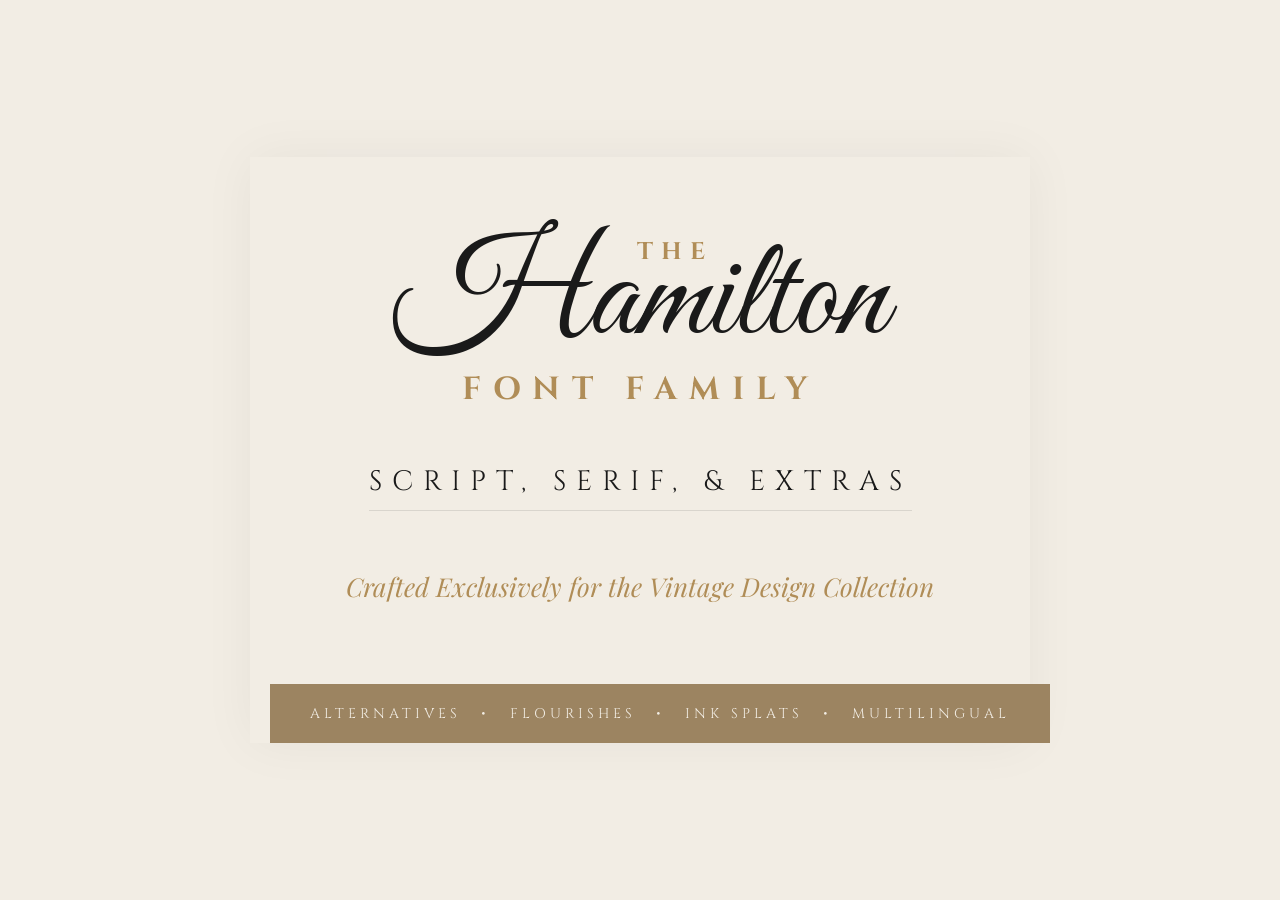
<file: 17-CssIntroBoxModelTextFontIcons/index.html>
<!DOCTYPE html>
<html lang="tr">
<head>
    <meta charset="UTF-8">
    <meta name="viewport" content="width=device-width, initial-scale=1.0">
    <title>The Hamilton</title>
    <link rel="stylesheet" href="style.css">
    <link href="https://fonts.googleapis.com/css2?family=Playfair+Display:ital,wght@0,400;0,700;1,400&family=Great+Vibes&family=Cinzel:wght@400;700&display=swap" rel="stylesheet">
</head>
<body>

    <div class="container">
        <div class="main-content">
            <h2 class="the-text">THE</h2>
            <h1 class="hamilton-text">Hamilton</h1>
            <h3 class="font-family-text">FONT FAMILY</h3>
            <p class="script-serif-text">SCRIPT, SERIF, & EXTRAS</p>
            <p class="crafted-text">Crafted Exclusively for the Vintage Design Collection</p>
        </div>
        
        <div class="footer-bar">
            <span>ALTERNATIVES</span>
            <span class="dot">•</span>
            <span>FLOURISHES</span>
            <span class="dot">•</span>
            <span>INK SPLATS</span>
            <span class="dot">•</span>
            <span>MULTILINGUAL</span>
        </div>
    </div>

</body>
</html>
</file>
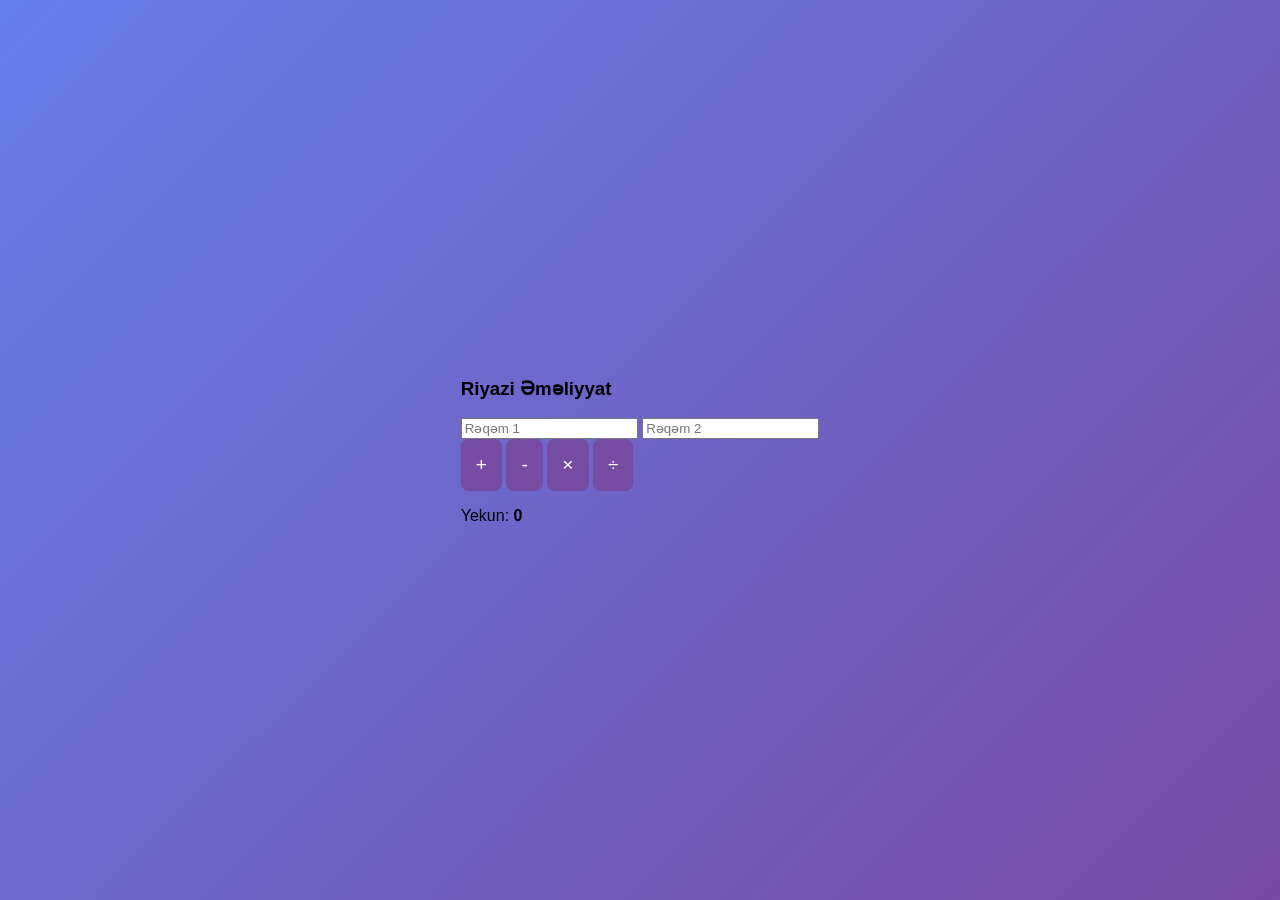
<file: 23-DomEventsBOM/index.html>
<!DOCTYPE html>
<html lang="az">
<head>
    <meta charset="UTF-8">
    <meta name="viewport" content="width=device-width, initial-scale=1.0">
    <title>Calculator</title>
    <link rel="stylesheet" href="assets/style.css">
</head>
<body>

    <section class="calc-box">
        <h3 class="calc-title">Riyazi Əməliyyat</h3>
        
        <div class="fields-wrapper">
            <input type="number" class="val-input" id="firstVal" placeholder="Rəqəm 1">
            <input type="number" class="val-input" id="secondVal" placeholder="Rəqəm 2">
        </div>

        <div class="ops-grid">
            <button class="op-btn" data-op="add">+</button>
            <button class="op-btn" data-op="sub">-</button>
            <button class="op-btn" data-op="mul">×</button>
            <button class="op-btn" data-op="div">÷</button>
        </div>

        <div class="output-panel">
            <p>Yekun: <strong id="finalResult">0</strong></p>
        </div>
    </section>

    <script src="assets/script.js"></script>
</body>
</html>
</file>
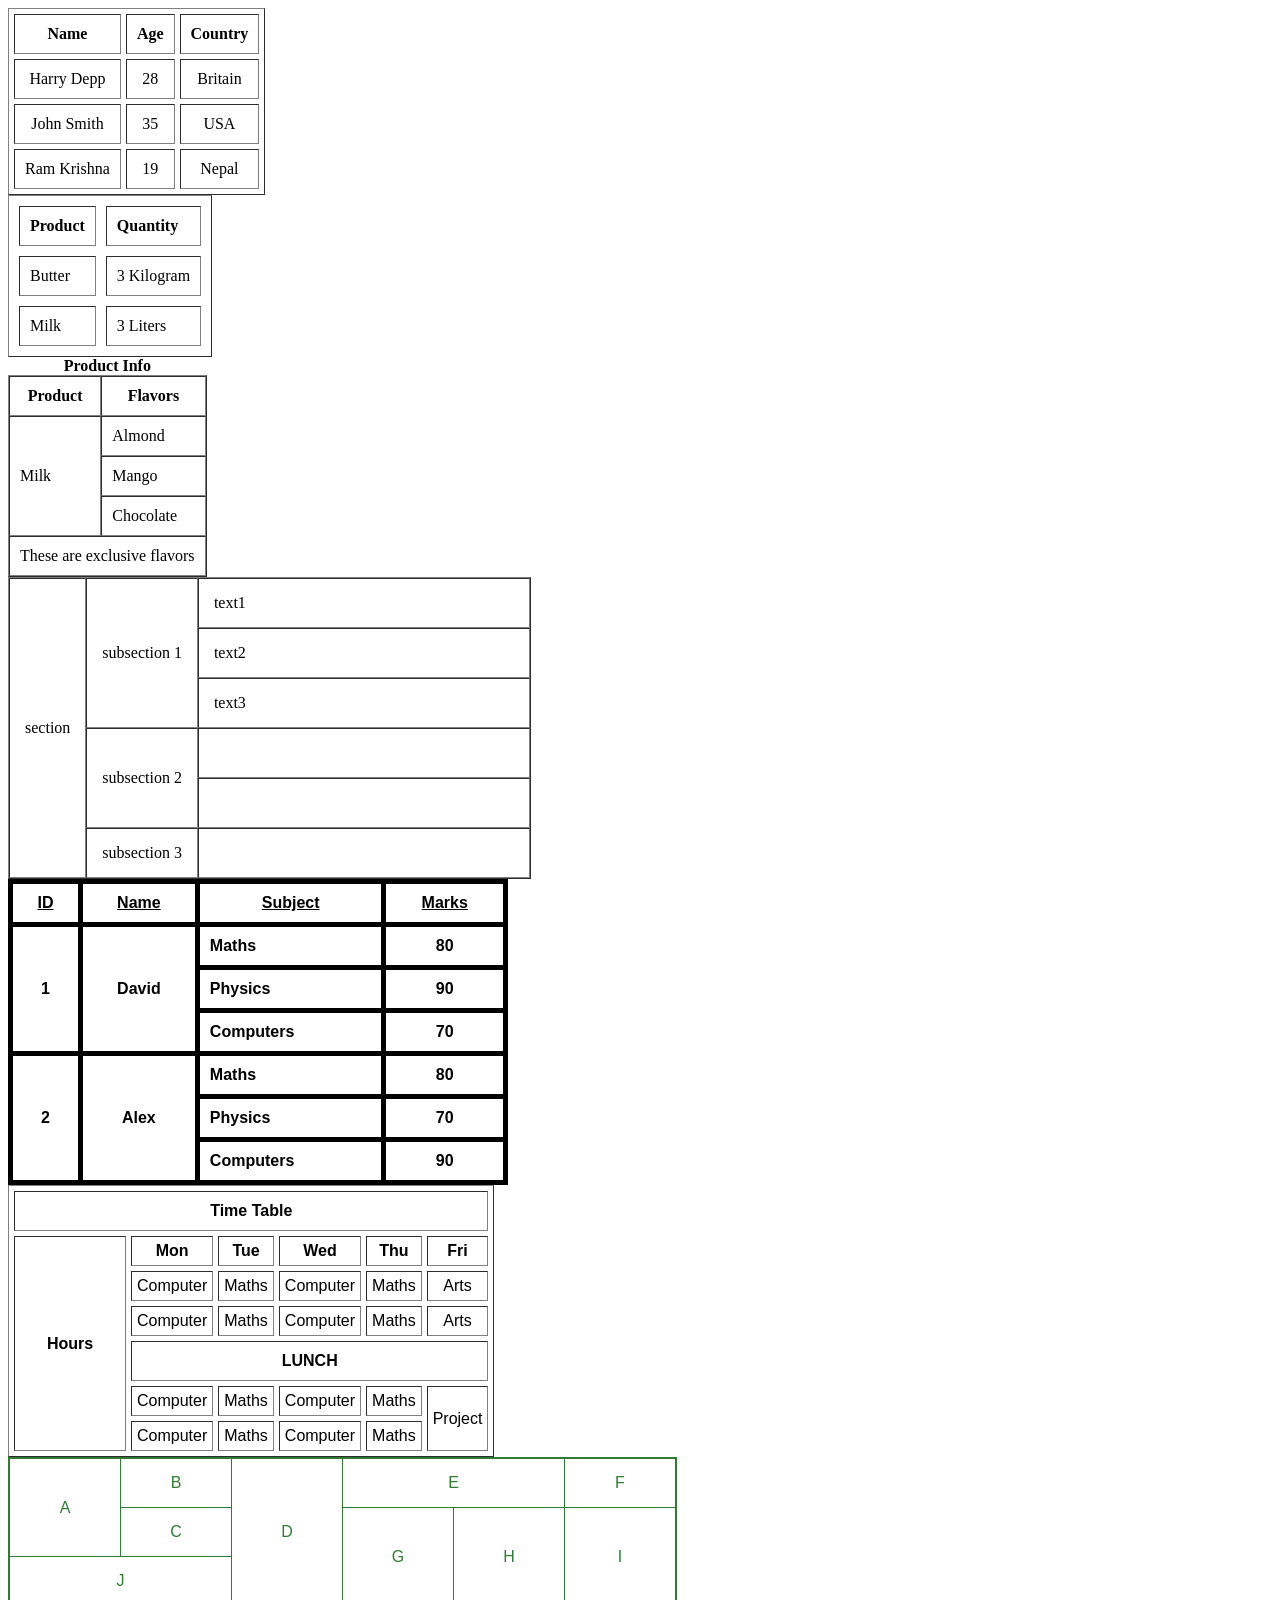
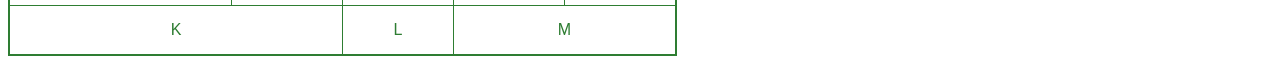
<file: 16-Tables/table.html>
<!DOCTYPE html>
<html>
<head>

</head>
<body>

  <table border="1" cellspacing="5" cellpadding="10" style="font-family: 'Times New Roman', Times, serif; text-align: center;">
    <thead>
      <tr>
        <th>Name</th>
        <th>Age</th>
        <th>Country</th>
      </tr>
    </thead>
    <tbody>
      <tr>
        <td>Harry Depp</td>
        <td>28</td>
        <td>Britain</td>
      </tr>
      <tr>
        <td>John Smith</td>
        <td>35</td>
        <td>USA</td>
      </tr>
      <tr>
        <td>Ram Krishna</td>
        <td>19</td>
        <td>Nepal</td>
      </tr>
    </tbody>
  </table>

  <table border="1" cellspacing="10" cellpadding="10">
    <tr>
      <td><b>Product</b></td>
      <td><b>Quantity</b></td>
    </tr>
    <tr>
      <td>Butter</td>
      <td>3 Kilogram</td>
    </tr>
    <tr>
      <td>Milk</td>
      <td>3 Liters</td>
    </tr>
  </table>

  <table border="1" cellspacing="0" cellpadding="10">
    <caption><b>Product Info</b></caption>
    <tr>
        <th>Product</th>
        <th>Flavors</th>
    </tr>
    <tr>
        <td rowspan="3">Milk</td>
        <td>Almond</td>
    </tr>
    <tr>
        <td>Mango</td>
    </tr>
    <tr>
        <td>Chocolate</td>
    </tr>
    <tr>
        <td colspan="2">These are exclusive flavors</td>
    </tr>
</table>

<table border="1" cellspacing="0" cellpadding="15">
  <tr>
    <td rowspan="6">section</td>
    
    <td rowspan="3">subsection 1</td>
    <td width="300">text1</td> </tr>
  <tr>
    <td>text2</td>
  </tr>
  <tr>
    <td>text3</td>
  </tr>
  
  <tr>
    <td rowspan="2">subsection 2</td>
    <td>&nbsp;</td>
  </tr>
  <tr>
    <td>&nbsp;</td>
  </tr>
  
  <tr>
    <td>subsection 3</td>
    <td>&nbsp;</td>
  </tr>
</table>

<table border="5" cellspacing="0" cellpadding="10" style="border-collapse: collapse; font-family: sans-serif; border: 5px solid black; width: 500px;">
  <tr>
    <th style="border: 5px solid black;"><u>ID</u></th>
    <th style="border: 5px solid black;"><u>Name</u></th>
    <th style="border: 5px solid black;"><u>Subject</u></th>
    <th style="border: 5px solid black;"><u>Marks</u></th>
  </tr>
  
  <tr>
    <td rowspan="3" align="center" style="border: 5px solid black;"><b>1</b></td>
    <td rowspan="3" align="center" style="border: 5px solid black;"><b>David</b></td>
    <td style="border: 5px solid black;"><b>Maths</b></td>
    <td align="center" style="border: 5px solid black;"><b>80</b></td>
  </tr>
  <tr>
    <td style="border: 5px solid black;"><b>Physics</b></td>
    <td align="center" style="border: 5px solid black;"><b>90</b></td>
  </tr>
  <tr>
    <td style="border: 5px solid black;"><b>Computers</b></td>
    <td align="center" style="border: 5px solid black;"><b>70</b></td>
  </tr>

  <tr>
    <td rowspan="3" align="center" style="border: 5px solid black;"><b>2</b></td>
    <td rowspan="3" align="center" style="border: 5px solid black;"><b>Alex</b></td>
    <td style="border: 5px solid black;"><b>Maths</b></td>
    <td align="center" style="border: 5px solid black;"><b>80</b></td>
  </tr>
  <tr>
    <td style="border: 5px solid black;"><b>Physics</b></td>
    <td align="center" style="border: 5px solid black;"><b>70</b></td>
  </tr>
  <tr>
    <td style="border: 5px solid black;"><b>Computers</b></td>
    <td align="center" style="border: 5px solid black;"><b>90</b></td>
  </tr>
</table>

<table border="1" cellspacing="5" cellpadding="5" style="font-family: sans-serif; text-align: center;">
  <tr>
    <th colspan="6" style="padding: 10px;">Time Table</th>
  </tr>

  <tr>
    <td rowspan="6" style="width: 100px;"><b>Hours</b></td>
    <th><b>Mon</b></th>
    <th><b>Tue</b></th>
    <th><b>Wed</b></th>
    <th><b>Thu</b></th>
    <th><b>Fri</b></th>
  </tr>

  <tr>
    <td>Computer</td>
    <td>Maths</td>
    <td>Computer</td>
    <td>Maths</td>
    <td>Arts</td>
  </tr>
  <tr>
    <td>Computer</td>
    <td>Maths</td>
    <td>Computer</td>
    <td>Maths</td>
    <td>Arts</td>
  </tr>

  <tr>
    <th colspan="5" style="padding: 10px;">LUNCH</th>
  </tr>

  <tr>
    <td>Computer</td>
    <td>Maths</td>
    <td>Computer</td>
    <td>Maths</td>
    <td rowspan="2">Project</td>
  </tr>
  <tr>
    <td>Computer</td>
    <td>Maths</td>
    <td>Computer</td>
    <td>Maths</td>
  </tr>
</table>

<table border="1" cellspacing="0" cellpadding="15" style="border-collapse: collapse; border: 2px solid #2E7D32; font-family: sans-serif; text-align: center; color: #2E7D32;">
  <tr>
    <td rowspan="2" width="80">A</td>
    <td width="80">B</td>
    <td rowspan="3" width="80">D</td>
    <td colspan="2" width="160">E</td>
    <td width="80">F</td>
  </tr>
  
  <tr>
    <td>C</td>
    <td rowspan="2" width="80">G</td>
    <td rowspan="2" width="80">H</td>
    <td rowspan="2" width="80">I</td>
  </tr>
  
  <tr>
    <td colspan="2">J</td>
  </tr>
  
  <tr>
    <td colspan="3">K</td>
    <td>L</td>
    <td colspan="2">M</td>
  </tr>
</table>
</body>
</html>
</file>
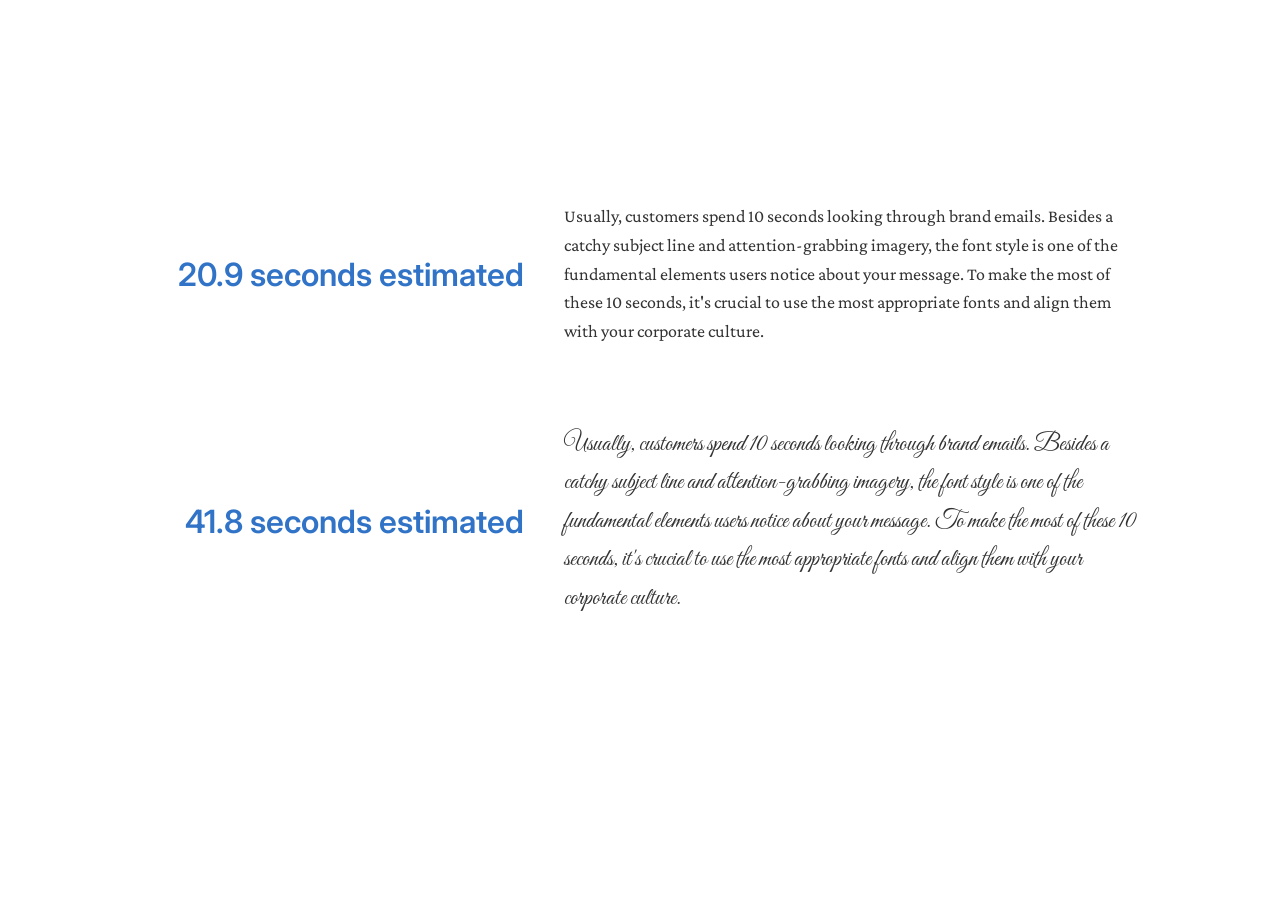
<file: 17-CssIntroBoxModelTextFontIcons/index1.html>
<!DOCTYPE html>
<html lang="tr">
<head>
    <meta charset="UTF-8">
    <meta name="viewport" content="width=device-width, initial-scale=1.0">
    <title>Text</title>
    <link rel="stylesheet" href="style1.css">
    <link href="https://fonts.googleapis.com/css2?family=Crimson+Pro:wght@400&family=Great+Vibes&family=Inter:wght@600&display=swap" rel="stylesheet">
</head>
<body>

    <div class="main-wrapper">
        <div class="row">
            <div class="stat-box">
                20.9 seconds estimated
            </div>
            <div class="text-box standard-serif">
                Usually, customers spend 10 seconds looking through brand emails. Besides a catchy subject line and attention-grabbing imagery, the font style is one of the fundamental elements users notice about your message. To make the most of these 10 seconds, it's crucial to use the most appropriate fonts and align them with your corporate culture.
            </div>
        </div>

        <div class="row">
            <div class="stat-box">
                41.8 seconds estimated
            </div>
            <div class="text-box script-font">
                Usually, customers spend 10 seconds looking through brand emails. Besides a catchy subject line and attention-grabbing imagery, the font style is one of the fundamental elements users notice about your message. To make the most of these 10 seconds, it's crucial to use the most appropriate fonts and align them with your corporate culture.
            </div>
        </div>
    </div>

</body>
</html>
</file>
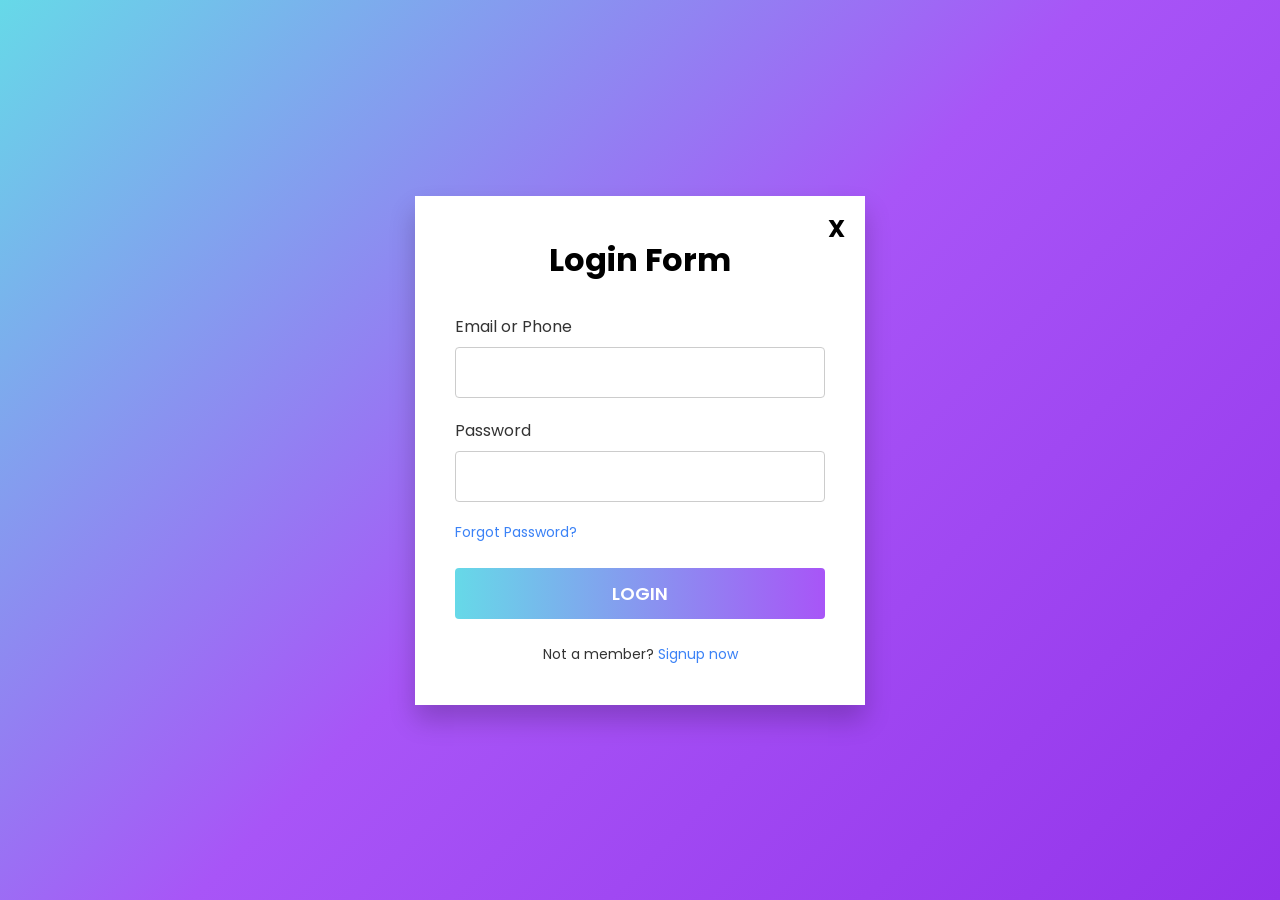
<file: 17-CssIntroBoxModelTextFontIcons/index3.html>
<!DOCTYPE html>
<html lang="tr">
<head>
    <meta charset="UTF-8">
    <meta name="viewport" content="width=device-width, initial-scale=1.0">
    <title>Login Form</title>
    <link rel="stylesheet" href="style3.css">
    <link href="https://fonts.googleapis.com/css2?family=Poppins:wght@400;600&display=swap" rel="stylesheet">
</head>
<body>

    <div class="login-card">
        <span class="close-btn">X</span>
        <h1>Login Form</h1>
        
        <form>
            <div class="input-group">
                <label>Email or Phone</label>
                <input type="text" required>
            </div>
            
            <div class="input-group">
                <label>Password</label>
                <input type="password" required>
            </div>
            
            <a href="#" class="forgot-pass">Forgot Password?</a>
            
            <button type="submit" class="login-btn">LOGIN</button>
            
            <p class="signup-text">Not a member? <a href="#">Signup now</a></p>
        </form>
    </div>

</body>
</html>
</file>
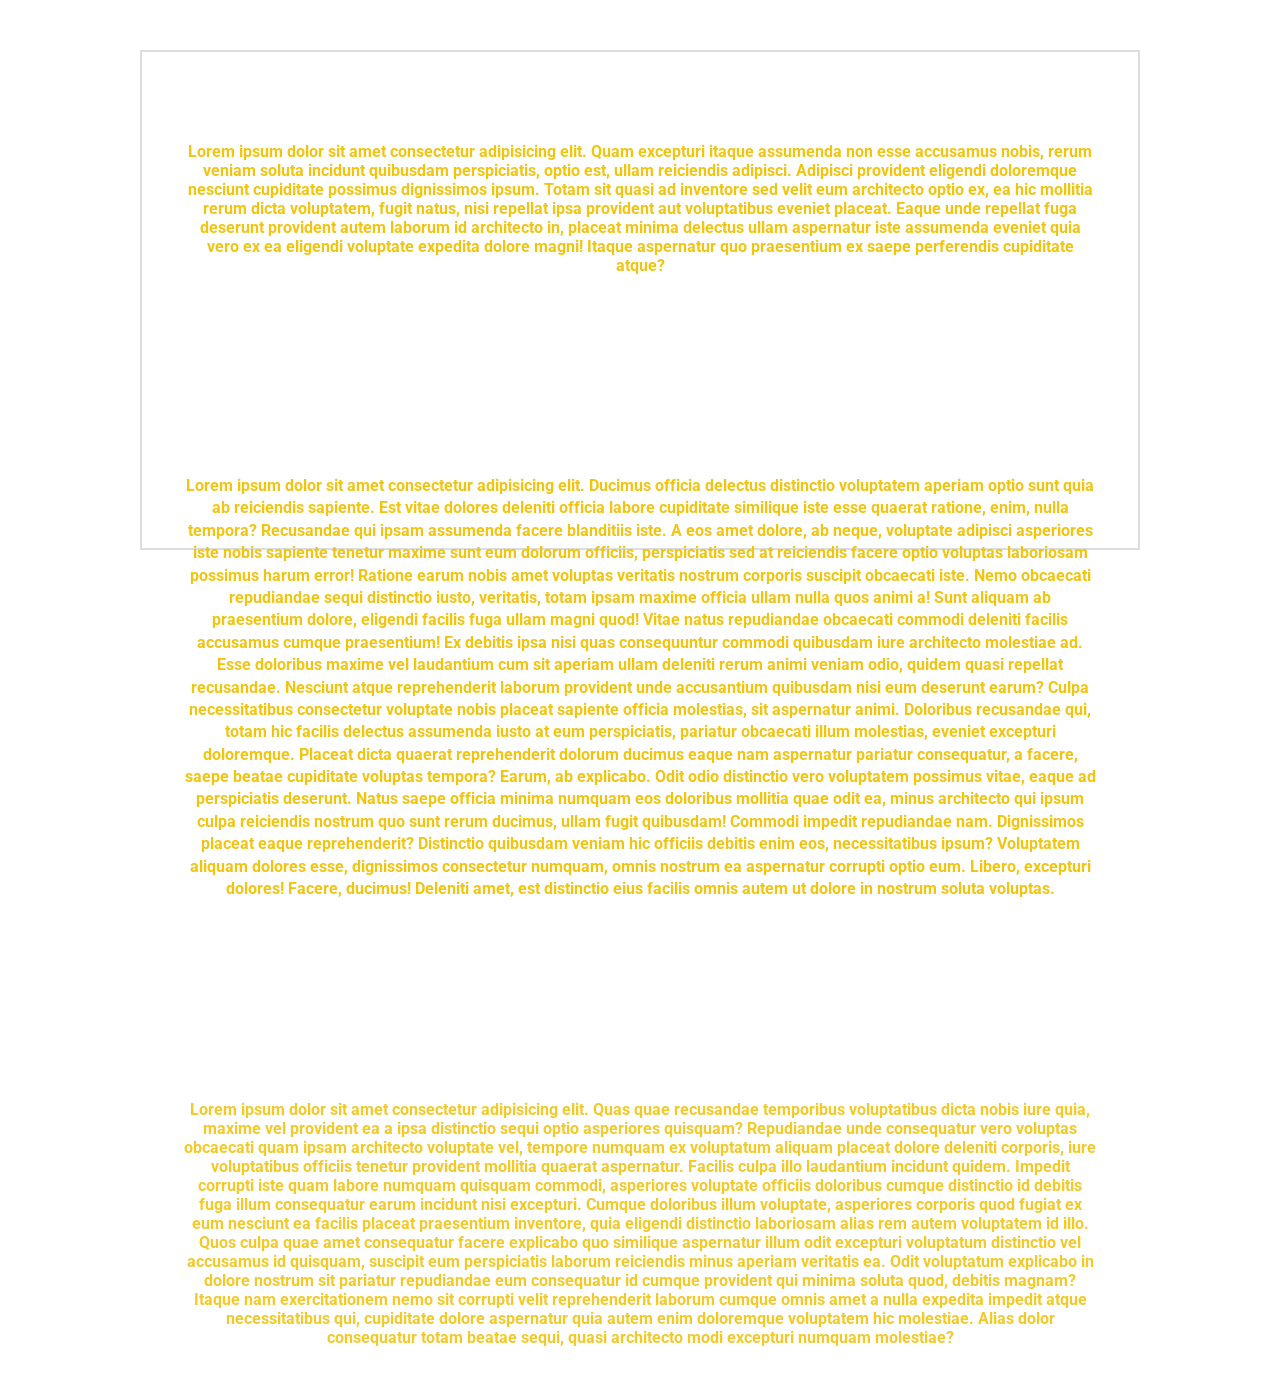
<file: 17-CssIntroBoxModelTextFontIcons/index4.html>
<!DOCTYPE html>
<html lang="tr">

<head>
    <meta charset="UTF-8">
    <meta name="viewport" content="width=device-width, initial-scale=1.0">
    <title>Scaler Topics - Background Task</title>
    <link rel="stylesheet" href="style4.css">
    <link href="https://fonts.googleapis.com/css2?family=Roboto:wght@400;700&display=swap" rel="stylesheet">
</head>

<body>

    <div class="hero-container">
        <div class="content-overlay">
            <p class="top-text">
                Lorem ipsum dolor sit amet consectetur adipisicing elit. Quam excepturi itaque assumenda non esse
                accusamus nobis, rerum veniam soluta incidunt quibusdam perspiciatis, optio est, ullam reiciendis
                adipisci. Adipisci provident eligendi doloremque nesciunt cupiditate possimus dignissimos ipsum. Totam
                sit quasi ad inventore sed velit eum architecto optio ex, ea hic mollitia rerum dicta voluptatem, fugit
                natus, nisi repellat ipsa provident aut voluptatibus eveniet placeat. Eaque unde repellat fuga deserunt
                provident autem laborum id architecto in, placeat minima delectus ullam aspernatur iste assumenda
                eveniet quia vero ex ea eligendi voluptate expedita dolore magni! Itaque aspernatur quo praesentium ex
                saepe perferendis cupiditate atque?
            </p>

            <p class="middle-text">
                Lorem ipsum dolor sit amet consectetur adipisicing elit. Ducimus officia delectus distinctio voluptatem
                aperiam optio sunt quia ab reiciendis sapiente. Est vitae dolores deleniti officia labore cupiditate
                similique iste esse quaerat ratione, enim, nulla tempora? Recusandae qui ipsam assumenda facere
                blanditiis iste. A eos amet dolore, ab neque, voluptate adipisci asperiores iste nobis sapiente tenetur
                maxime sunt eum dolorum officiis, perspiciatis sed at reiciendis facere optio voluptas laboriosam
                possimus harum error! Ratione earum nobis amet voluptas veritatis nostrum corporis suscipit obcaecati
                iste. Nemo obcaecati repudiandae sequi distinctio iusto, veritatis, totam ipsam maxime officia ullam
                nulla quos animi a! Sunt aliquam ab praesentium dolore, eligendi facilis fuga ullam magni quod! Vitae
                natus repudiandae obcaecati commodi deleniti facilis accusamus cumque praesentium! Ex debitis ipsa nisi
                quas consequuntur commodi quibusdam iure architecto molestiae ad. Esse doloribus maxime vel laudantium
                cum sit aperiam ullam deleniti rerum animi veniam odio, quidem quasi repellat recusandae. Nesciunt atque
                reprehenderit laborum provident unde accusantium quibusdam nisi eum deserunt earum? Culpa necessitatibus
                consectetur voluptate nobis placeat sapiente officia molestias, sit aspernatur animi. Doloribus
                recusandae qui, totam hic facilis delectus assumenda iusto at eum perspiciatis, pariatur obcaecati illum
                molestias, eveniet excepturi doloremque. Placeat dicta quaerat reprehenderit dolorum ducimus eaque nam
                aspernatur pariatur consequatur, a facere, saepe beatae cupiditate voluptas tempora? Earum, ab
                explicabo. Odit odio distinctio vero voluptatem possimus vitae, eaque ad perspiciatis deserunt. Natus
                saepe officia minima numquam eos doloribus mollitia quae odit ea, minus architecto qui ipsum culpa
                reiciendis nostrum quo sunt rerum ducimus, ullam fugit quibusdam! Commodi impedit repudiandae nam.
                Dignissimos placeat eaque reprehenderit? Distinctio quibusdam veniam hic officiis debitis enim eos,
                necessitatibus ipsum? Voluptatem aliquam dolores esse, dignissimos consectetur numquam, omnis nostrum ea
                aspernatur corrupti optio eum. Libero, excepturi dolores! Facere, ducimus! Deleniti amet, est distinctio
                eius facilis omnis autem ut dolore in nostrum soluta voluptas. </p>

            <p class="bottom-text">
                Lorem ipsum dolor sit amet consectetur adipisicing elit. Quas quae recusandae temporibus voluptatibus
                dicta nobis iure quia, maxime vel provident ea a ipsa distinctio sequi optio asperiores quisquam?
                Repudiandae unde consequatur vero voluptas obcaecati quam ipsam architecto voluptate vel, tempore
                numquam ex voluptatum aliquam placeat dolore deleniti corporis, iure voluptatibus officiis tenetur
                provident mollitia quaerat aspernatur. Facilis culpa illo laudantium incidunt quidem. Impedit corrupti
                iste quam labore numquam quisquam commodi, asperiores voluptate officiis doloribus cumque distinctio id
                debitis fuga illum consequatur earum incidunt nisi excepturi. Cumque doloribus illum voluptate,
                asperiores corporis quod fugiat ex eum nesciunt ea facilis placeat praesentium inventore, quia eligendi
                distinctio laboriosam alias rem autem voluptatem id illo. Quos culpa quae amet consequatur facere
                explicabo quo similique aspernatur illum odit excepturi voluptatum distinctio vel accusamus id quisquam,
                suscipit eum perspiciatis laborum reiciendis minus aperiam veritatis ea. Odit voluptatum explicabo in
                dolore nostrum sit pariatur repudiandae eum consequatur id cumque provident qui minima soluta quod,
                debitis magnam? Itaque nam exercitationem nemo sit corrupti velit reprehenderit laborum cumque omnis
                amet a nulla expedita impedit atque necessitatibus qui, cupiditate dolore aspernatur quia autem enim
                doloremque voluptatem hic molestiae. Alias dolor consequatur totam beatae sequi, quasi architecto modi
                excepturi numquam molestiae?
            </p>
        </div>
    </div>

</body>

</html>
</file>
<file: 17-CssIntroBoxModelTextFontIcons/style.css>
body, html {
    margin: 0;
    padding: 0;
    height: 100%;
    background-color: #f2ede4;
    display: flex;
    justify-content: center;
    align-items: center;
}

.container {
    width: 100%;
    max-width: 900px;
    text-align: center;
    background-image: url('https://www.transparenttextures.com/patterns/paper-fibers.png'); 
    padding: 60px 20px 0 20px;
    position: relative;
    box-shadow: 0 0 50px rgba(0,0,0,0.05);
}

.the-text {
    font-family: 'Cinzel', serif;
    color: #b08d57;
    font-size: 24px;
    letter-spacing: 8px;
    margin-bottom: -55px;
    margin-left: 70px;
}

.hamilton-text {
    font-family: 'Great Vibes', cursive;
    font-size: 140px;
    font-weight: 400;
    color: #1a1a1a;
    margin: 0;
}

.font-family-text {
    font-family: 'Cinzel', serif;
    color: #b08d57;
    font-size: 32px;
    letter-spacing: 12px;
    margin-top: -20px;
    font-weight: 700;
}

.script-serif-text {
    font-family: 'Cinzel', serif;
    color: #1a1a1a;
    font-size: 28px;
    letter-spacing: 10px;
    margin-top: 20px;
    border-bottom: 1px solid rgba(0,0,0,0.1);
    display: inline-block;
    padding-bottom: 10px;
}

.crafted-text {
    font-family: 'Playfair Display', serif;
    font-style: italic;
    color: #b08d57;
    font-size: 26px;
    margin-top: 30px;
    margin-bottom: 80px;
}

.footer-bar {
    background-color: #9c8461;
    color: #f2ede4;
    padding: 15px 0;
    font-family: 'Cinzel', serif;
    font-size: 14px;
    letter-spacing: 4px;
    width: 100%;
    display: flex;
    justify-content: center;
    gap: 20px;
    padding: 20px;
}
</file>
<file: 23-DomEventsBOM/assets/style.css>
body {
    font-family: 'Segoe UI', Tahoma, Geneva, Verdana, sans-serif;
    display: flex;
    justify-content: center;
    align-items: center;
    height: 100vh;
    margin: 0;
    background: linear-gradient(135deg, #667eea 0%, #764ba2 100%);
}

.calculator-card {
    background: white;
    padding: 2rem;
    border-radius: 15px;
    box-shadow: 0 10px 25px rgba(0,0,0,0.2);
    text-align: center;
    width: 300px;
}

.input-group input {
    width: 100%;
    padding: 10px;
    margin: 10px 0;
    border: 1px solid #ddd;
    border-radius: 8px;
    box-sizing: border-box;
    outline: none;
}

.button-group {
    display: grid;
    grid-template-columns: repeat(4, 1fr);
    gap: 10px;
    margin: 20px 0;
}

button {
    padding: 15px;
    border: none;
    border-radius: 8px;
    background-color: #764ba2;
    color: white;
    font-size: 1.2rem;
    cursor: pointer;
    transition: transform 0.1s, background 0.3s;
}

button:hover {
    background-color: #5a3782;
    transform: scale(1.05);
}

.result-area {
    margin-top: 20px;
    padding: 15px;
    background: #f8f9fa;
    border-radius: 8px;
    font-size: 1.1rem;
}

#result {
    color: #764ba2;
    margin-left: 5px;
}
</file>
<file: 17-CssIntroBoxModelTextFontIcons/style1.css>
body {
    font-family: 'Inter', sans-serif;
    background-color: #ffffff;
    display: flex;
    justify-content: center;
    align-items: center;
    min-height: 100vh;
    margin: 0;
}

.main-wrapper {
    width: 90%;
    max-width: 1000px;
    padding: 20px;
}

.row {
    display: flex;
    align-items: center;
    margin-bottom: 80px;
    gap: 40px;
}

.stat-box {
    flex: 1;
    font-size: 32px;
    font-weight: 600;
    color: #3174c7;
    text-align: right;
    white-space: nowrap;
}

.text-box {
    flex: 1.5;
    font-size: 18px;
    line-height: 1.6;
    color: #333;
    text-align: left;
}

.standard-serif {
    font-family: 'Crimson Pro', serif;
}

.script-font {
    font-family: 'Great Vibes', cursive;
    font-size: 24px;
    font-weight: 500;
}
</file>
<file: 17-CssIntroBoxModelTextFontIcons/style3.css>
* {
    margin: 0;
    padding: 0;
    box-sizing: border-box;
    font-family: 'Poppins', sans-serif;
}

body {
    height: 100vh;
    display: flex;
    justify-content: center;
    align-items: center;
    background: linear-gradient(135deg, #66d9e8 0%, #a855f7 50%, #9333ea 100%);
}

.login-card {
    background: #fff;
    width: 450px;
    padding: 40px;
    box-shadow: 0 15px 25px rgba(0,0,0,0.2);
    position: relative;
    text-align: center;
}

.close-btn {
    position: absolute;
    right: 20px;
    top: 15px;
    font-size: 24px;
    font-weight: bold;
    cursor: pointer;
}

h1 {
    font-size: 32px;
    margin-bottom: 30px;
    color: #000;
}

.input-group {
    text-align: left;
    margin-bottom: 20px;
}

.input-group label {
    display: block;
    font-size: 16px;
    margin-bottom: 8px;
    color: #333;
}

.input-group input {
    width: 100%;
    padding: 12px;
    border: 1px solid #ccc;
    border-radius: 4px;
    font-size: 16px;
    outline: none;
}

.input-group input:focus {
    border-color: #a855f7;
}

.forgot-pass {
    display: block;
    text-align: left;
    color: #3b82f6;
    text-decoration: none;
    font-size: 14px;
    margin-bottom: 25px;
}

.login-btn {
    width: 100%;
    padding: 12px;
    border: none;
    border-radius: 4px;
    background: linear-gradient(to right, #66d9e8, #a855f7);
    color: white;
    font-size: 18px;
    font-weight: 600;
    cursor: pointer;
    margin-bottom: 25px;
}

.signup-text {
    font-size: 14px;
    color: #333;
}

.signup-text a {
    color: #3b82f6;
    text-decoration: none;
}

.signup-text a:hover {
    text-decoration: underline;
}
</file>
<file: 17-CssIntroBoxModelTextFontIcons/style4.css>
* {
    margin: 0;
    padding: 0;
    box-sizing: border-box;
}

body {
    font-family: 'Roboto', sans-serif;
    display: flex;
    flex-direction: column;
    align-items: center;
    background-color: #ffffff;
    padding-top: 50px;
}

.hero-container {
    width: 80%;
    max-width: 1000px;
    height: 500px;
    background-image: url('https://images.unsplash.com/photo-1464822759023-fed622ff2c3b?auto=format&fit=crop&w=1000&q=80');
    background-size: cover;
    background-position: center;
    justify-content: center;
    align-items: center;
    border: 2px solid #ddd;
}

.content-overlay {
    padding: 40px;
    text-align: center;
    color: #f1c40f;
    font-weight: bold;
}

.top-text {
    margin-top: 50px;
    font-size: 16px;
    margin-bottom: 50px;
}

.middle-text {
    margin-top: 200px;
    font-size: 16px;
    margin-bottom: 50px;
    line-height: 1.4;
}

.bottom-text {
    margin-top: 200px;
    font-size: 16px;
    opacity: 0.9;
}
</file>
